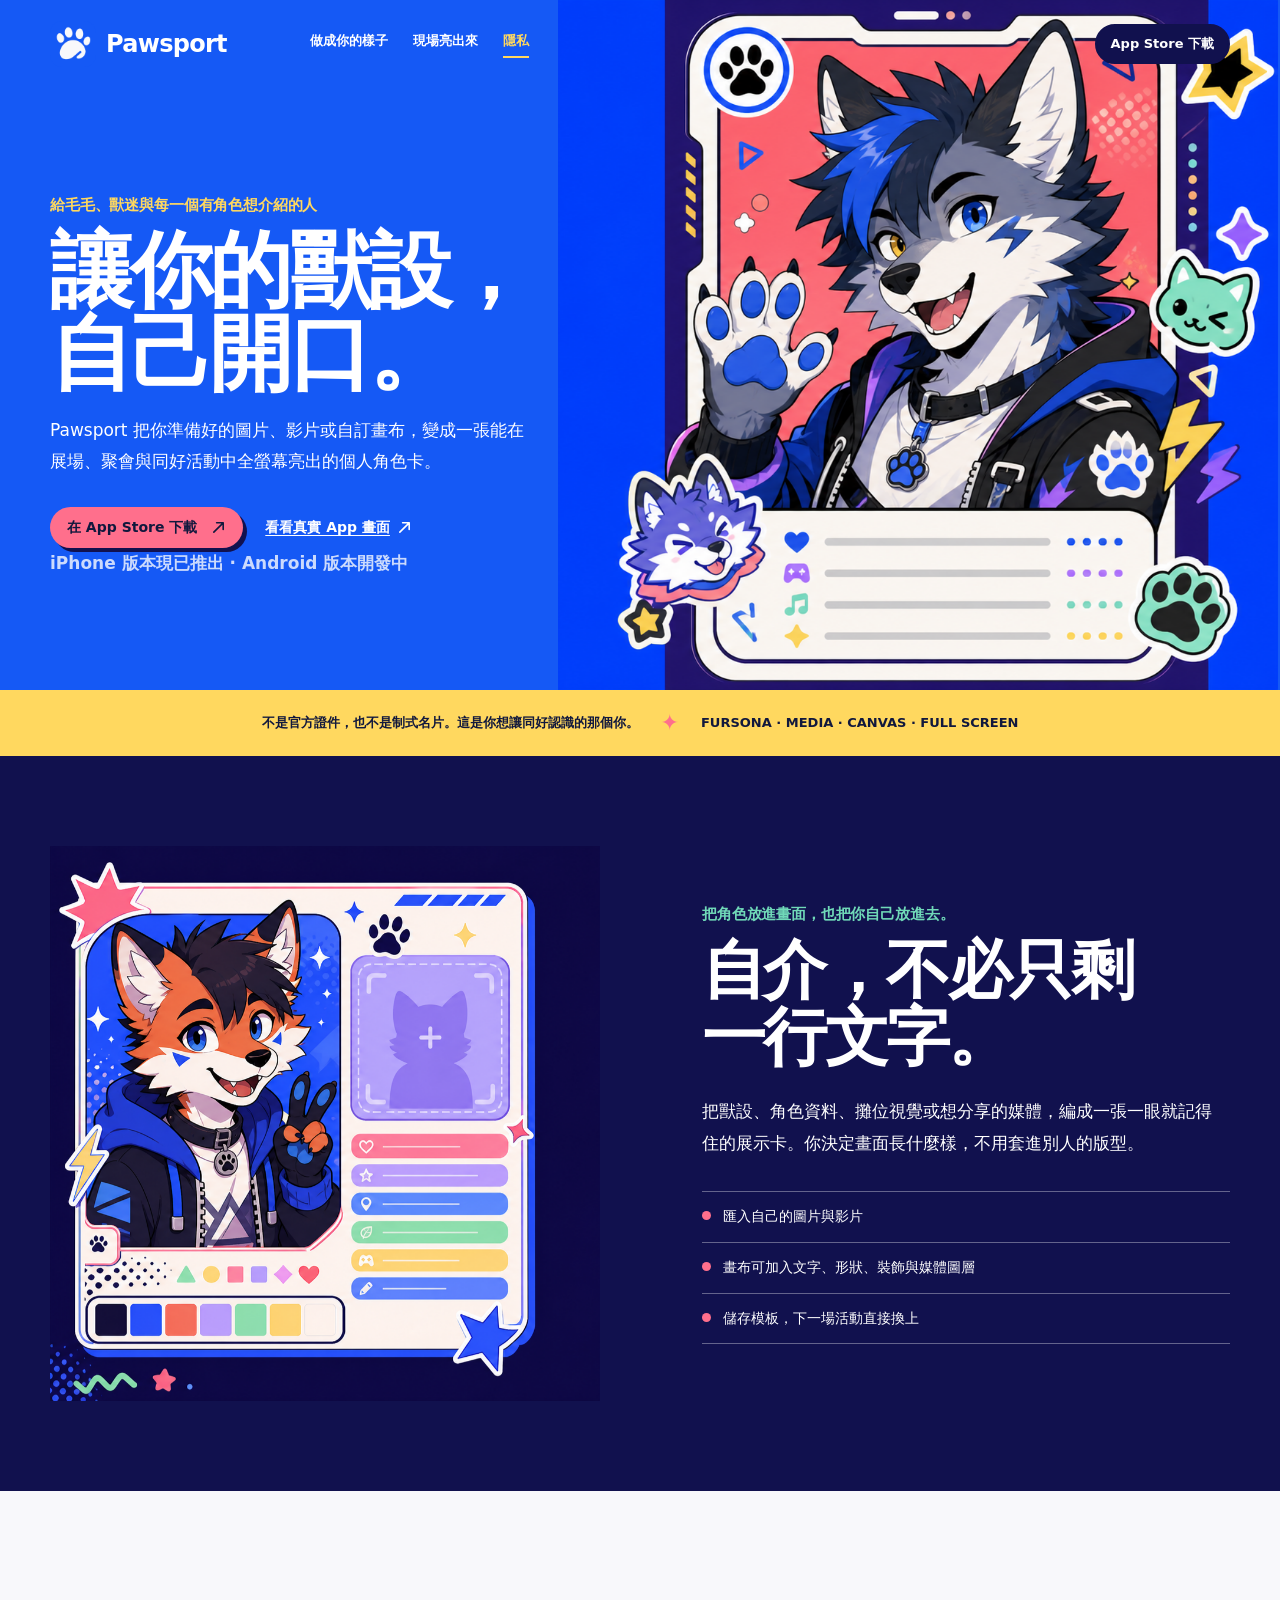
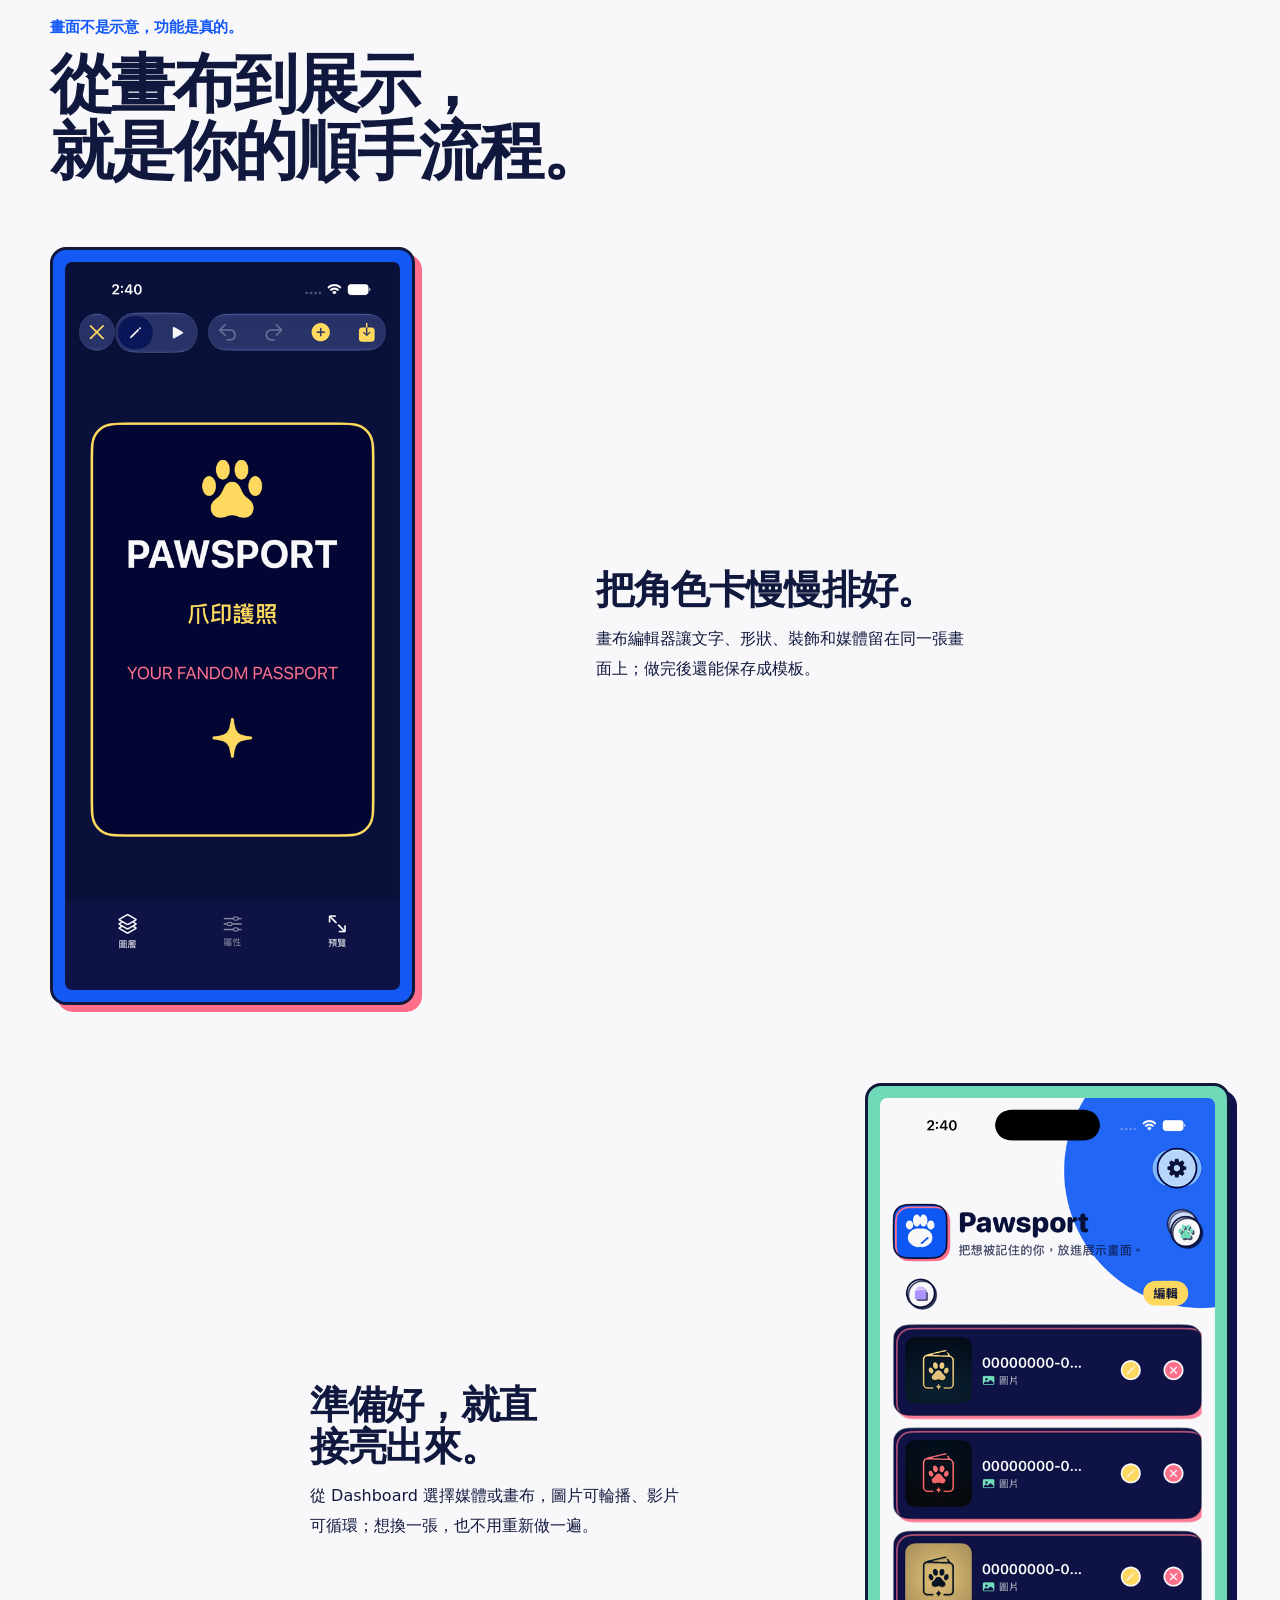
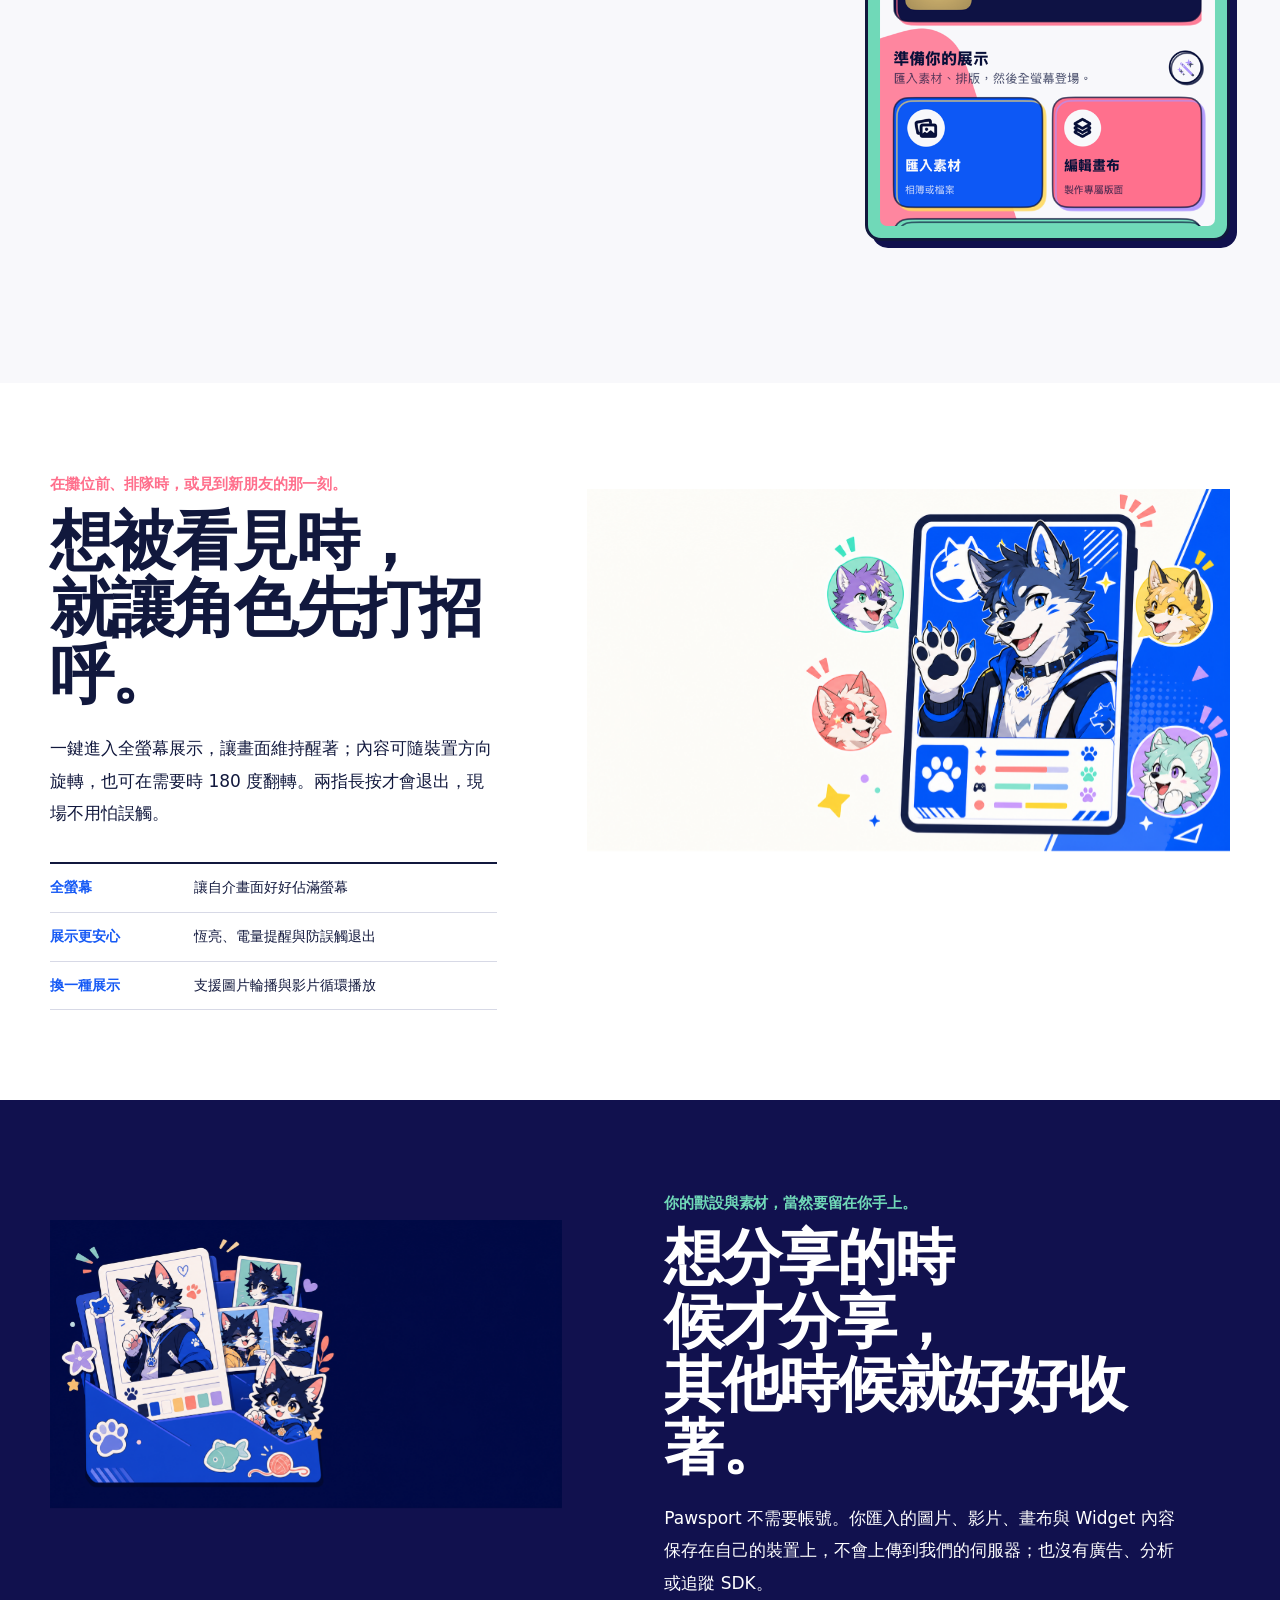
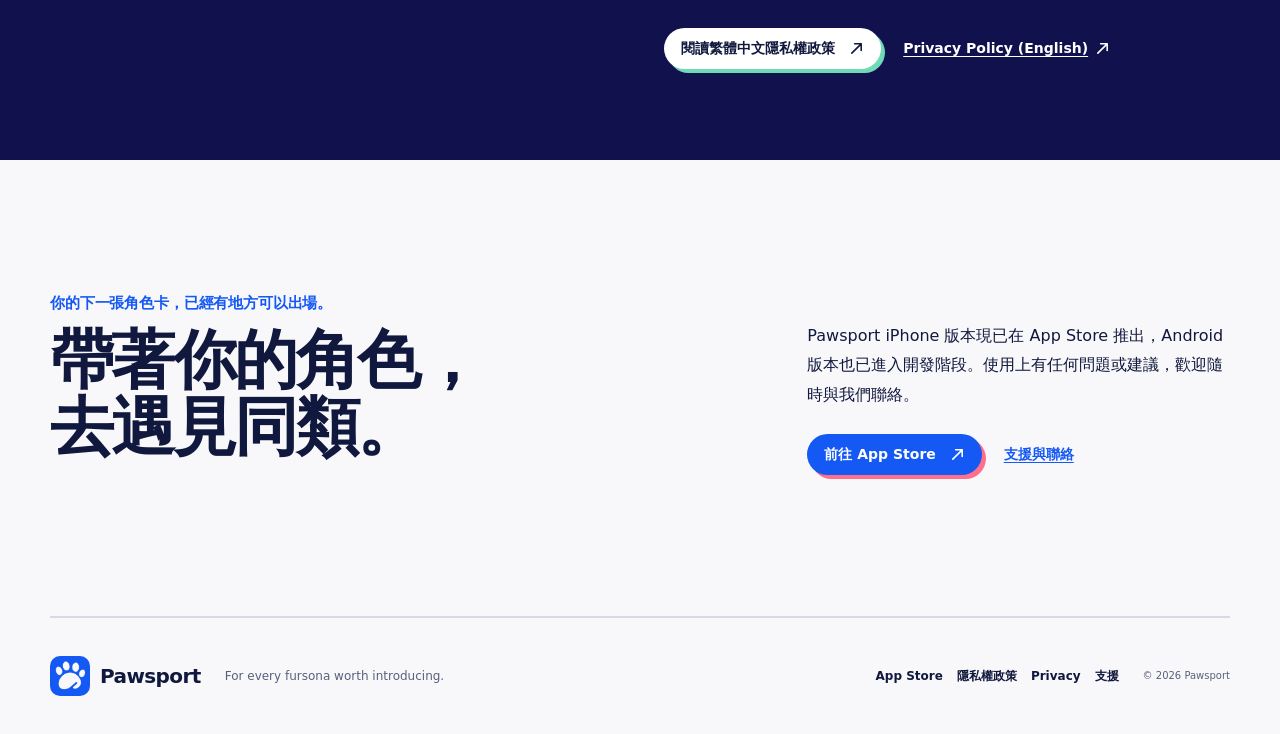
<file: index.html>
<!DOCTYPE html>
<html lang="zh-Hant">
  <head>
    <meta charset="utf-8">
    <meta name="viewport" content="width=device-width, initial-scale=1">
    <meta name="description" content="Pawsport 是為毛毛與獸迷打造的數位展示名牌。把獸設、照片、影片與自訂畫布變成一張全螢幕角色卡。">
    <meta name="theme-color" content="#1559f5">
    <link rel="canonical" href="https://pawsport.init.engineer/">
    <link rel="icon" href="assets/app-icon.png?v=20260714-logo">
    <link rel="manifest" href="site.webmanifest">
    <meta property="og:type" content="website">
    <meta property="og:title" content="Pawsport — 讓你的獸設自己開口">
    <meta property="og:description" content="為毛毛與獸迷打造的數位展示名牌。把想被看見的樣子，亮給對的人看。">
    <meta property="og:url" content="https://pawsport.init.engineer/">
    <meta property="og:image" content="https://pawsport.init.engineer/assets/pawsport-furry-hero.png">
    <title>Pawsport — 讓你的獸設自己開口</title>
    <link rel="stylesheet" href="styles.css?v=20260713-furry">
    <script src="motion.js" defer></script>
  </head>
  <body class="home-page">
    <a class="skip-link" href="#main">跳至主要內容</a>

    <header class="site-header home-header wrap">
      <a class="brand brand-light" href="/" aria-label="Pawsport 首頁">
        <img src="assets/app-icon.png?v=20260714-logo" width="46" height="46" alt="">
        <span>Pawsport</span>
      </a>
      <nav aria-label="主要導覽">
        <a href="#make-it">做成你的樣子</a>
        <a href="#show-it">現場亮出來</a>
        <a href="#privacy">隱私</a>
      </nav>
      <a class="header-cta" href="https://apps.apple.com/tw/app/pawsport/id6788867441">App Store 下載</a>
    </header>

    <main id="main">
      <section class="hero" aria-labelledby="hero-title">
        <div class="hero-layout wrap">
          <div class="hero-copy">
            <p class="hero-fandom">給毛毛、獸迷與每一個有角色想介紹的人</p>
            <h1 id="hero-title">讓你的獸設，<br>自己開口。</h1>
            <p>Pawsport 把你準備好的圖片、影片或自訂畫布，變成一張能在展場、聚會與同好活動中全螢幕亮出的個人角色卡。</p>
            <div class="hero-actions">
              <a class="button button-pink" href="https://apps.apple.com/tw/app/pawsport/id6788867441">在 App Store 下載 <svg class="arrow" viewBox="0 0 16 16" aria-hidden="true"><path d="M3 13 13 3M6 3h7v7"/></svg></a>
              <a class="link-light" href="#real-app">看看真實 App 畫面 <svg class="arrow" viewBox="0 0 16 16" aria-hidden="true"><path d="M3 13 13 3M6 3h7v7"/></svg></a>
            </div>
            <p class="platform-status">iPhone 版本現已推出 · Android 版本開發中</p>
          </div>
          <div class="hero-art">
            <div class="hero-art-parallax" data-tilt>
              <img src="assets/pawsport-furry-hero.png" alt="原創狼獸人角色的 Pawsport 個人展示卡，以鮮明的 2D 動漫風格呈現。">
            </div>
          </div>
        </div>
      </section>

      <section class="intro-strip">
        <div class="wrap"><p>不是官方證件，也不是制式名片。這是你想讓同好認識的那個你。</p><span aria-hidden="true">✦</span><p>FURSONA · MEDIA · CANVAS · FULL SCREEN</p></div>
      </section>

      <section class="make-section" id="make-it" aria-labelledby="make-title">
        <div class="wrap make-layout">
          <div class="make-art motion-art" data-motion="art" data-tilt>
            <img src="assets/pawsport-furry-maker.png" alt="原創狐狸獸人角色的自介卡，由肖像、素材欄位、色票和爪印裝飾組成。">
          </div>
          <div class="section-copy section-copy-light">
            <p class="section-note">把角色放進畫面，也把你自己放進去。</p>
            <h2 id="make-title">自介，不必只剩<br>一行文字。</h2>
            <p>把獸設、角色資料、攤位視覺或想分享的媒體，編成一張一眼就記得住的展示卡。你決定畫面長什麼樣，不用套進別人的版型。</p>
            <ul class="feature-list">
              <li>匯入自己的圖片與影片</li>
              <li>畫布可加入文字、形狀、裝飾與媒體圖層</li>
              <li>儲存模板，下一場活動直接換上</li>
            </ul>
          </div>
        </div>
      </section>

      <section class="real-app wrap" id="real-app" aria-labelledby="real-app-title">
        <div class="section-heading">
          <p class="section-note section-note-blue">畫面不是示意，功能是真的。</p>
          <h2 id="real-app-title">從畫布到展示，<br>就是你的順手流程。</h2>
        </div>
        <div class="app-flow">
          <article class="app-flow-item">
            <div class="app-screen app-screen-canvas motion-screen" data-motion="screen" data-tilt><img src="assets/screenshots/canvas.png" alt="Pawsport 畫布編輯器，可編排角色卡的媒體與裝飾內容。"></div>
            <div class="app-flow-copy"><h3>把角色卡慢慢排好。</h3><p>畫布編輯器讓文字、形狀、裝飾和媒體留在同一張畫面上；做完後還能保存成模板。</p></div>
          </article>
          <article class="app-flow-item app-flow-item-reverse">
            <div class="app-screen app-screen-dashboard motion-screen" data-motion="screen" data-tilt><img src="assets/screenshots/dashboard.png" alt="Pawsport Dashboard，可管理媒體並選擇開始展示。"></div>
            <div class="app-flow-copy"><h3>準備好，就直接亮出來。</h3><p>從 Dashboard 選擇媒體或畫布，圖片可輪播、影片可循環；想換一張，也不用重新做一遍。</p></div>
          </article>
        </div>
      </section>

      <section class="show-section" id="show-it" aria-labelledby="show-title">
        <div class="wrap show-layout">
          <div class="section-copy">
            <p class="section-note section-note-pink">在攤位前、排隊時，或見到新朋友的那一刻。</p>
            <h2 id="show-title">想被看見時，<br>就讓角色先打招呼。</h2>
            <p>一鍵進入全螢幕展示，讓畫面維持醒著；內容可隨裝置方向旋轉，也可在需要時 180 度翻轉。兩指長按才會退出，現場不用怕誤觸。</p>
            <dl class="display-details">
              <div><dt>全螢幕</dt><dd>讓自介畫面好好佔滿螢幕</dd></div>
              <div><dt>展示更安心</dt><dd>恆亮、電量提醒與防誤觸退出</dd></div>
              <div><dt>換一種展示</dt><dd>支援圖片輪播與影片循環播放</dd></div>
            </dl>
          </div>
          <div class="show-art motion-art" data-motion="art" data-tilt><img src="assets/pawsport-furry-display.png" alt="原創狼獸人角色卡在大畫面展示，周圍有其他獸人角色頭像。"></div>
        </div>
      </section>

      <section class="privacy-section" id="privacy" aria-labelledby="privacy-title">
        <div class="wrap privacy-layout">
          <div class="privacy-art motion-art" data-motion="art" data-tilt><img src="assets/pawsport-furry-private.png" alt="原創獸人角色卡、照片和裝飾內容收藏在一個帶爪印的資料夾中。"></div>
          <div class="section-copy section-copy-light">
            <p class="section-note">你的獸設與素材，當然要留在你手上。</p>
            <h2 id="privacy-title">想分享的時候才分享，<br>其他時候就好好收著。</h2>
            <p>Pawsport 不需要帳號。你匯入的圖片、影片、畫布與 Widget 內容保存在自己的裝置上，不會上傳到我們的伺服器；也沒有廣告、分析或追蹤 SDK。</p>
            <div class="privacy-actions">
              <a class="button button-white" href="privacy.html">閱讀繁體中文隱私權政策 <svg class="arrow" viewBox="0 0 16 16" aria-hidden="true"><path d="M3 13 13 3M6 3h7v7"/></svg></a>
              <a class="link-light" href="privacy-en.html">Privacy Policy (English) <svg class="arrow" viewBox="0 0 16 16" aria-hidden="true"><path d="M3 13 13 3M6 3h7v7"/></svg></a>
            </div>
          </div>
        </div>
      </section>

      <section class="closing wrap" aria-labelledby="closing-title">
        <div>
          <p class="section-note section-note-blue">你的下一張角色卡，已經有地方可以出場。</p>
          <h2 id="closing-title">帶著你的角色，<br>去遇見同類。</h2>
        </div>
        <div class="closing-actions">
          <p>Pawsport iPhone 版本現已在 App Store 推出，Android 版本也已進入開發階段。使用上有任何問題或建議，歡迎隨時與我們聯絡。</p>
          <div class="closing-buttons">
            <a class="button button-blue" href="https://apps.apple.com/tw/app/pawsport/id6788867441">前往 App Store <svg class="arrow" viewBox="0 0 16 16" aria-hidden="true"><path d="M3 13 13 3M6 3h7v7"/></svg></a>
            <a class="support-link" href="support.html">支援與聯絡</a>
          </div>
        </div>
      </section>
    </main>

    <footer class="site-footer wrap">
      <a class="brand" href="/" aria-label="Pawsport 首頁"><img src="assets/app-icon.png?v=20260714-logo" width="40" height="40" alt=""><span>Pawsport</span></a>
      <p>For every fursona worth introducing.</p>
      <div class="footer-links"><a href="https://apps.apple.com/tw/app/pawsport/id6788867441">App Store</a><a href="privacy.html">隱私權政策</a><a href="privacy-en.html">Privacy</a><a href="support.html">支援</a></div>
      <small>© 2026 Pawsport</small>
    </footer>
  </body>
</html>
</file>
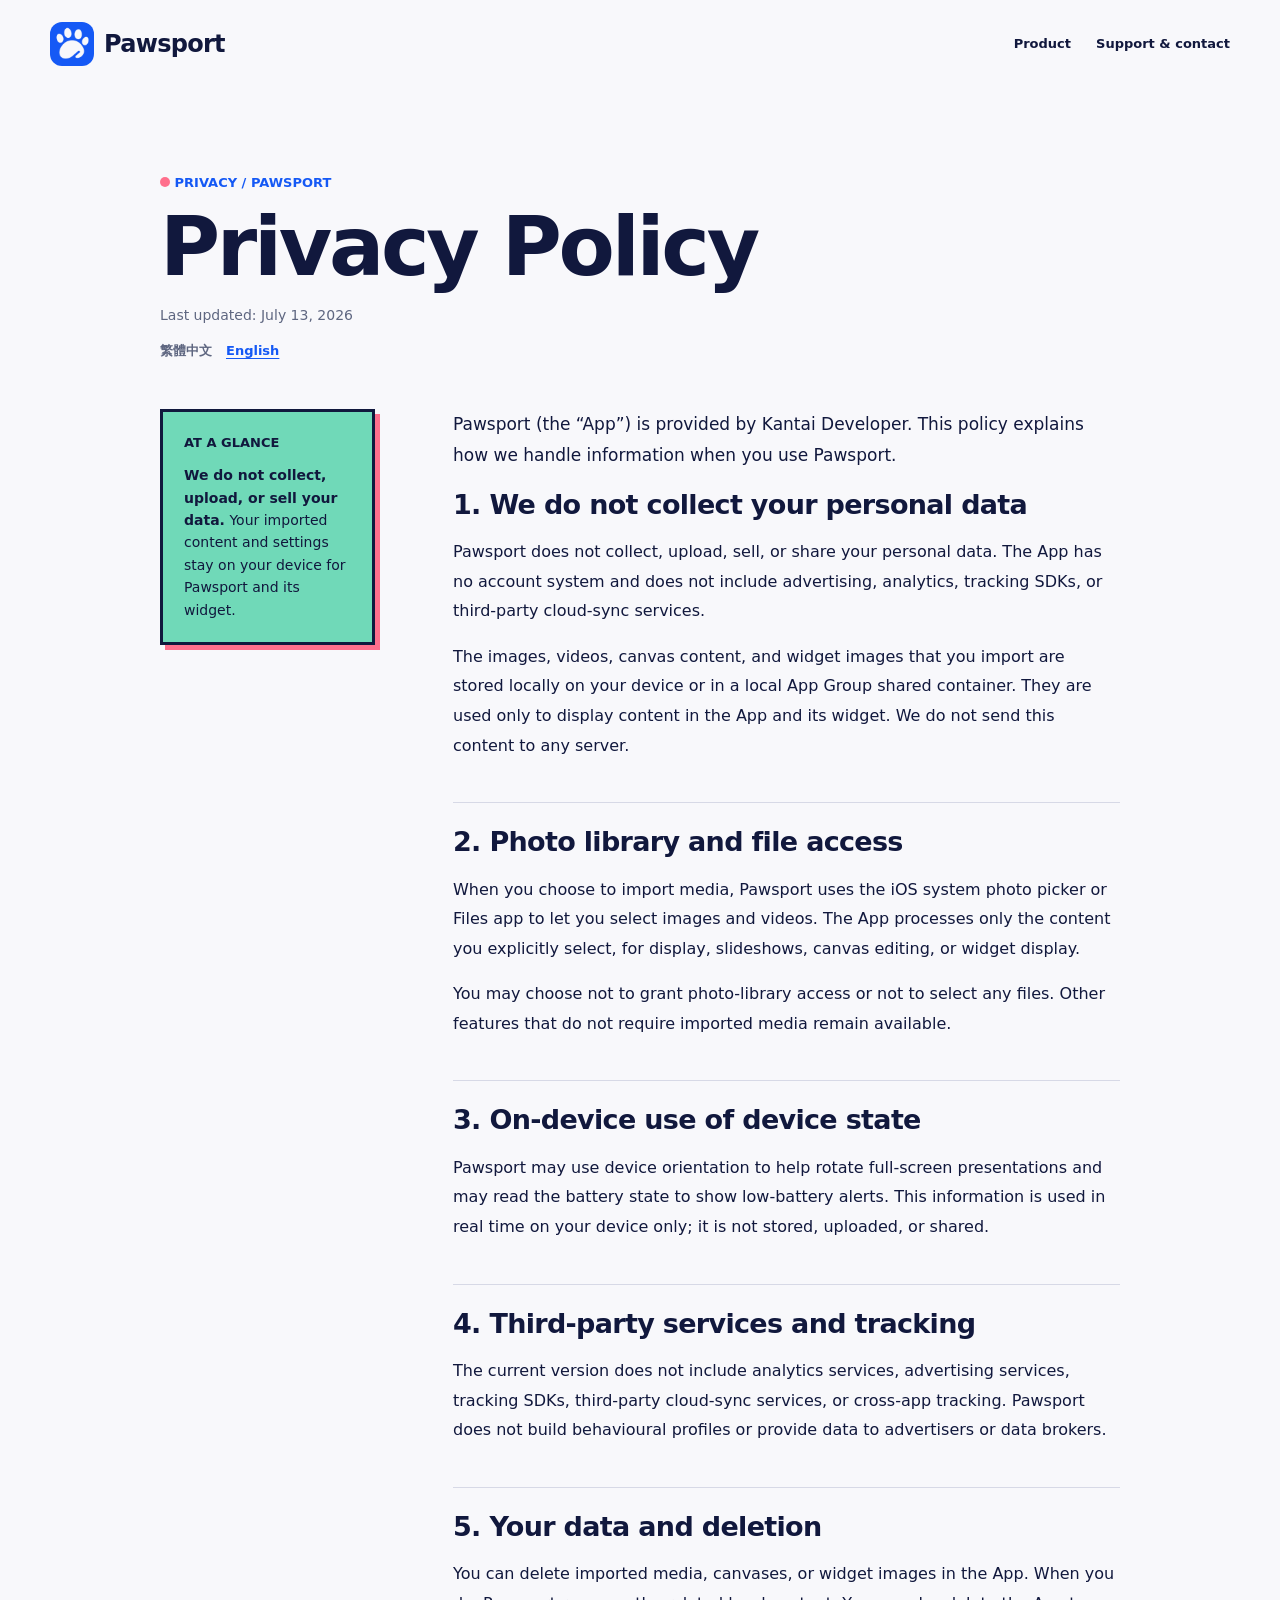
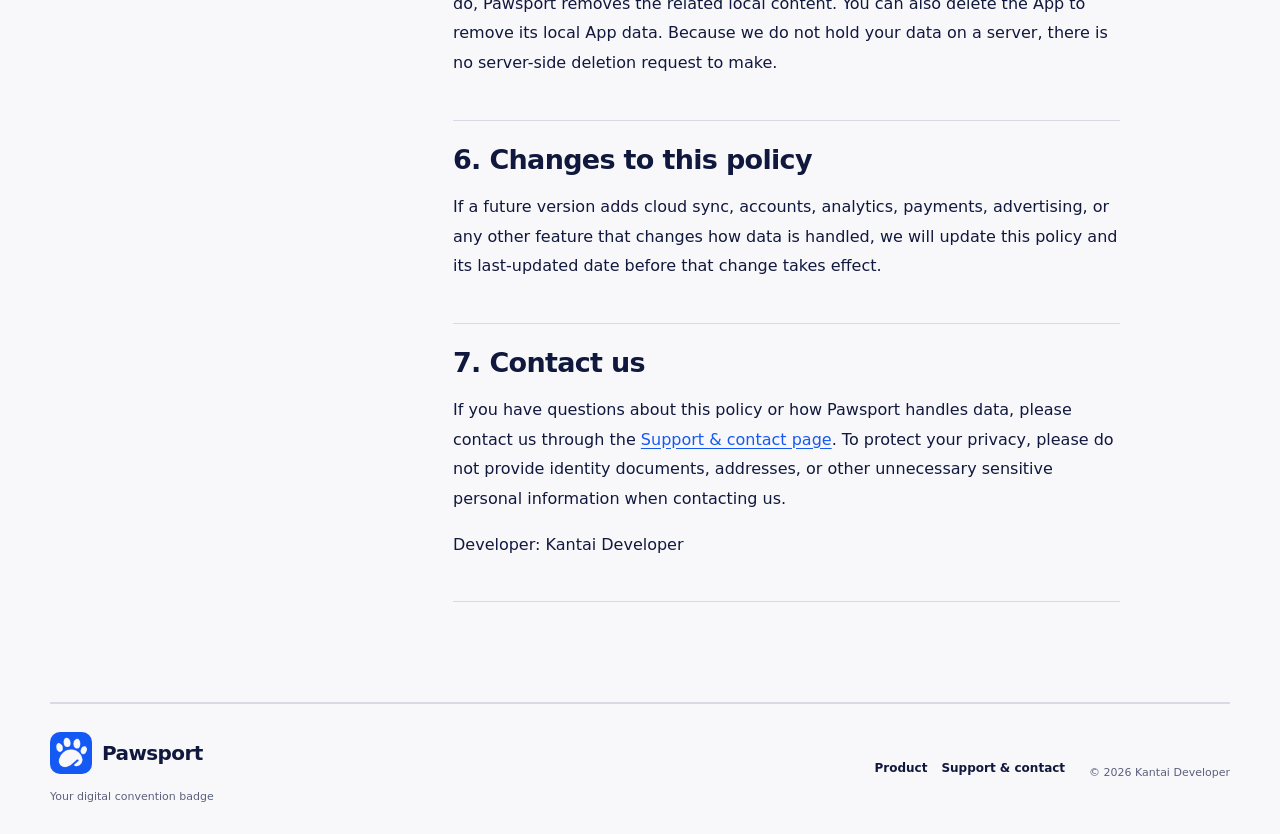
<file: privacy-en.html>
<!DOCTYPE html>
<html lang="en">
  <head>
    <meta charset="utf-8">
    <meta name="viewport" content="width=device-width, initial-scale=1">
    <meta name="theme-color" content="#1559f5">
    <meta name="description" content="Pawsport Privacy Policy: your content stays on your device. The app does not collect or upload personal data.">
    <meta property="og:title" content="Privacy Policy | Pawsport">
    <meta property="og:description" content="Pawsport does not collect or upload personal data. Your content stays on your device.">
    <meta property="og:locale" content="en_US">
    <link rel="canonical" href="https://pawsport.init.engineer/privacy-en.html">
    <link rel="alternate" hreflang="zh-Hant" href="https://pawsport.init.engineer/privacy.html">
    <link rel="alternate" hreflang="en" href="https://pawsport.init.engineer/privacy-en.html">
    <link rel="alternate" hreflang="x-default" href="https://pawsport.init.engineer/privacy.html">
    <link rel="icon" href="assets/app-icon.png?v=20260714-logo" type="image/png">
    <link rel="apple-touch-icon" href="assets/app-icon.png?v=20260714-logo">
    <link rel="stylesheet" href="styles.css?v=20260713-furry">
    <title>Privacy Policy | Pawsport</title>
  </head>
  <body class="document-page">
    <a class="skip-link" href="#main">Skip to main content</a>

    <header class="site-header">
      <a class="brand" href="./" aria-label="Pawsport home">
        <img src="assets/app-icon.png?v=20260714-logo" alt="">
        <span>Pawsport</span>
      </a>
      <nav aria-label="Primary navigation">
        <a href="./">Product</a>
        <a href="support.html">Support &amp; contact</a>
      </nav>
    </header>

    <main id="main" class="policy-layout">
      <header class="policy-hero">
        <p class="eyebrow"><span></span> PRIVACY / PAWSPORT</p>
        <h1>Privacy Policy</h1>
        <p>Last updated: July 13, 2026</p>
        <nav class="language-switch" aria-label="Choose privacy policy language">
          <a href="privacy.html" lang="zh-Hant">繁體中文</a>
          <a class="is-current" href="privacy-en.html" lang="en" aria-current="page">English</a>
        </nav>
      </header>

      <aside class="policy-summary" aria-label="Policy summary">
        <p class="section-kicker">AT A GLANCE</p>
        <p><strong>We do not collect, upload, or sell your data.</strong> Your imported content and settings stay on your device for Pawsport and its widget.</p>
      </aside>

      <article class="policy-content">
        <p class="policy-lead">Pawsport (the “App”) is provided by Kantai Developer. This policy explains how we handle information when you use Pawsport.</p>

        <section>
          <h2>1. We do not collect your personal data</h2>
          <p>Pawsport does not collect, upload, sell, or share your personal data. The App has no account system and does not include advertising, analytics, tracking SDKs, or third-party cloud-sync services.</p>
          <p>The images, videos, canvas content, and widget images that you import are stored locally on your device or in a local App Group shared container. They are used only to display content in the App and its widget. We do not send this content to any server.</p>
        </section>

        <section>
          <h2>2. Photo library and file access</h2>
          <p>When you choose to import media, Pawsport uses the iOS system photo picker or Files app to let you select images and videos. The App processes only the content you explicitly select, for display, slideshows, canvas editing, or widget display.</p>
          <p>You may choose not to grant photo-library access or not to select any files. Other features that do not require imported media remain available.</p>
        </section>

        <section>
          <h2>3. On-device use of device state</h2>
          <p>Pawsport may use device orientation to help rotate full-screen presentations and may read the battery state to show low-battery alerts. This information is used in real time on your device only; it is not stored, uploaded, or shared.</p>
        </section>

        <section>
          <h2>4. Third-party services and tracking</h2>
          <p>The current version does not include analytics services, advertising services, tracking SDKs, third-party cloud-sync services, or cross-app tracking. Pawsport does not build behavioural profiles or provide data to advertisers or data brokers.</p>
        </section>

        <section>
          <h2>5. Your data and deletion</h2>
          <p>You can delete imported media, canvases, or widget images in the App. When you do, Pawsport removes the related local content. You can also delete the App to remove its local App data. Because we do not hold your data on a server, there is no server-side deletion request to make.</p>
        </section>

        <section>
          <h2>6. Changes to this policy</h2>
          <p>If a future version adds cloud sync, accounts, analytics, payments, advertising, or any other feature that changes how data is handled, we will update this policy and its last-updated date before that change takes effect.</p>
        </section>

        <section>
          <h2>7. Contact us</h2>
          <p>If you have questions about this policy or how Pawsport handles data, please contact us through the <a href="support.html">Support &amp; contact page</a>. To protect your privacy, please do not provide identity documents, addresses, or other unnecessary sensitive personal information when contacting us.</p>
          <p>Developer: Kantai Developer</p>
        </section>
      </article>
    </main>

    <footer class="site-footer">
      <div>
        <a class="brand" href="./" aria-label="Pawsport home">
          <img src="assets/app-icon.png?v=20260714-logo" alt="">
          <span>Pawsport</span>
        </a>
        <p>Your digital convention badge</p>
      </div>
      <div class="footer-links">
        <a href="./">Product</a>
        <a href="support.html">Support &amp; contact</a>
      </div>
      <p class="copyright">© 2026 Kantai Developer</p>
    </footer>
  </body>
</html>
</file>
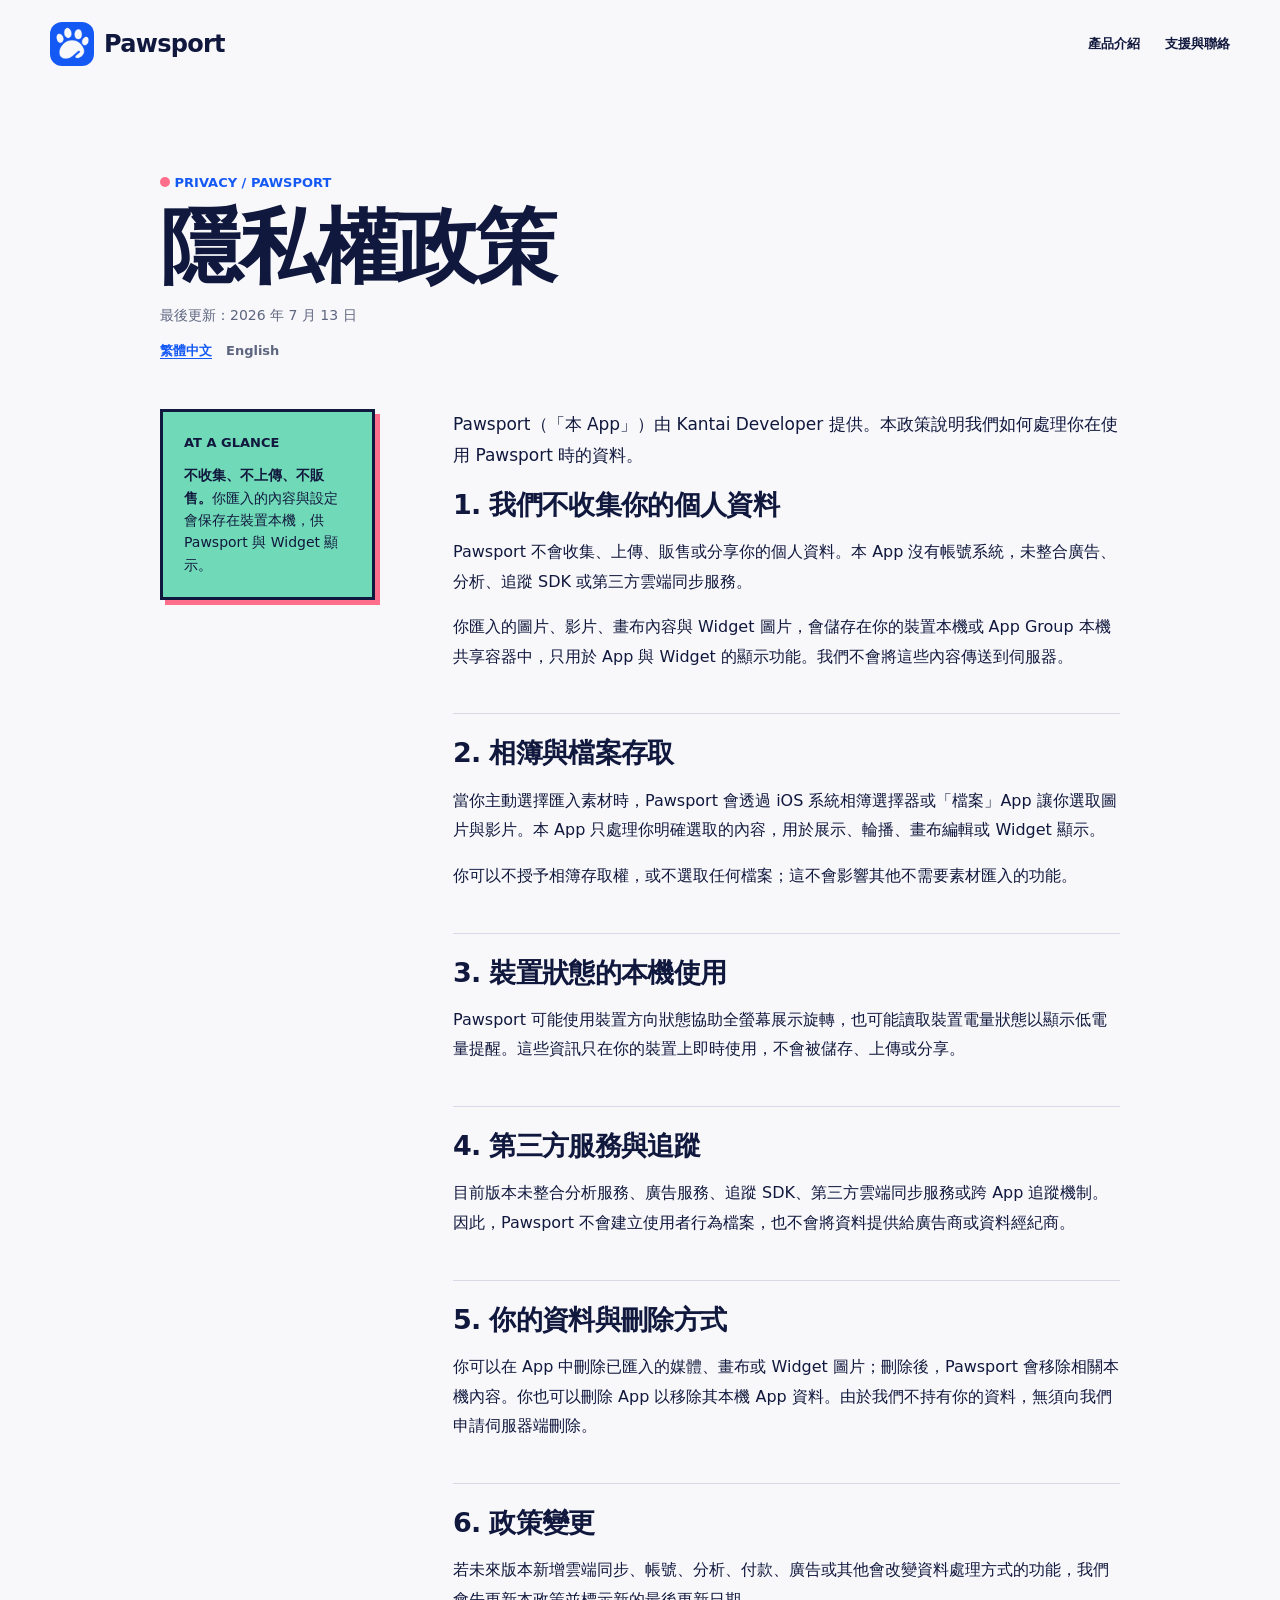
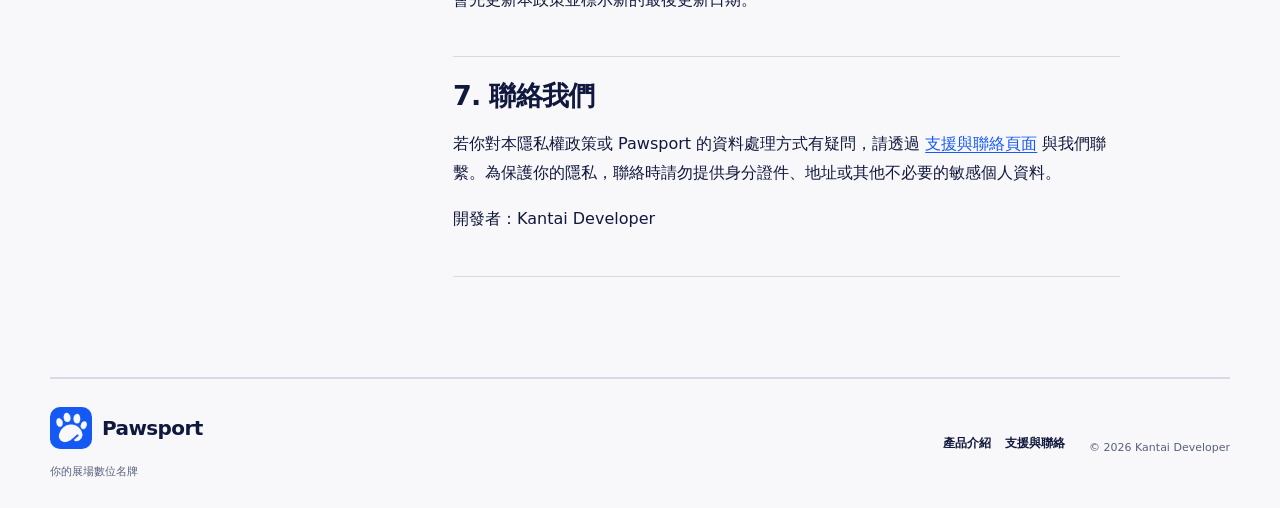
<file: privacy.html>
<!DOCTYPE html>
<html lang="zh-Hant">
  <head>
    <meta charset="utf-8">
    <meta name="viewport" content="width=device-width, initial-scale=1">
    <meta name="theme-color" content="#1559f5">
    <meta name="description" content="Pawsport 隱私權政策：你的內容留在裝置本機，App 不收集或上傳個人資料。">
    <meta property="og:title" content="隱私權政策｜Pawsport">
    <meta property="og:description" content="Pawsport 不收集或上傳個人資料；你的內容留在裝置本機。">
    <meta property="og:locale" content="zh_TW">
    <link rel="canonical" href="https://pawsport.init.engineer/privacy.html">
    <link rel="alternate" hreflang="zh-Hant" href="https://pawsport.init.engineer/privacy.html">
    <link rel="alternate" hreflang="en" href="https://pawsport.init.engineer/privacy-en.html">
    <link rel="alternate" hreflang="x-default" href="https://pawsport.init.engineer/privacy.html">
    <link rel="icon" href="assets/app-icon.png?v=20260714-logo" type="image/png">
    <link rel="apple-touch-icon" href="assets/app-icon.png?v=20260714-logo">
    <link rel="stylesheet" href="styles.css?v=20260713-furry">
    <title>隱私權政策｜Pawsport</title>
  </head>
  <body class="document-page">
    <a class="skip-link" href="#main">跳至主要內容</a>

    <header class="site-header">
      <a class="brand" href="./" aria-label="Pawsport 首頁">
        <img src="assets/app-icon.png?v=20260714-logo" alt="">
        <span>Pawsport</span>
      </a>
      <nav aria-label="主要導覽">
        <a href="./">產品介紹</a>
        <a href="support.html">支援與聯絡</a>
      </nav>
    </header>

    <main id="main" class="policy-layout">
      <header class="policy-hero">
        <p class="eyebrow"><span></span> PRIVACY / PAWSPORT</p>
        <h1>隱私權政策</h1>
        <p>最後更新：2026 年 7 月 13 日</p>
        <nav class="language-switch" aria-label="選擇隱私權政策語言">
          <a class="is-current" href="privacy.html" lang="zh-Hant" aria-current="page">繁體中文</a>
          <a href="privacy-en.html" lang="en">English</a>
        </nav>
      </header>

      <aside class="policy-summary" aria-label="政策摘要">
        <p class="section-kicker">AT A GLANCE</p>
        <p><strong>不收集、不上傳、不販售。</strong>你匯入的內容與設定會保存在裝置本機，供 Pawsport 與 Widget 顯示。</p>
      </aside>

      <article class="policy-content">
        <p class="policy-lead">Pawsport（「本 App」）由 Kantai Developer 提供。本政策說明我們如何處理你在使用 Pawsport 時的資料。</p>

        <section>
          <h2>1. 我們不收集你的個人資料</h2>
          <p>Pawsport 不會收集、上傳、販售或分享你的個人資料。本 App 沒有帳號系統，未整合廣告、分析、追蹤 SDK 或第三方雲端同步服務。</p>
          <p>你匯入的圖片、影片、畫布內容與 Widget 圖片，會儲存在你的裝置本機或 App Group 本機共享容器中，只用於 App 與 Widget 的顯示功能。我們不會將這些內容傳送到伺服器。</p>
        </section>

        <section>
          <h2>2. 相簿與檔案存取</h2>
          <p>當你主動選擇匯入素材時，Pawsport 會透過 iOS 系統相簿選擇器或「檔案」App 讓你選取圖片與影片。本 App 只處理你明確選取的內容，用於展示、輪播、畫布編輯或 Widget 顯示。</p>
          <p>你可以不授予相簿存取權，或不選取任何檔案；這不會影響其他不需要素材匯入的功能。</p>
        </section>

        <section>
          <h2>3. 裝置狀態的本機使用</h2>
          <p>Pawsport 可能使用裝置方向狀態協助全螢幕展示旋轉，也可能讀取裝置電量狀態以顯示低電量提醒。這些資訊只在你的裝置上即時使用，不會被儲存、上傳或分享。</p>
        </section>

        <section>
          <h2>4. 第三方服務與追蹤</h2>
          <p>目前版本未整合分析服務、廣告服務、追蹤 SDK、第三方雲端同步服務或跨 App 追蹤機制。因此，Pawsport 不會建立使用者行為檔案，也不會將資料提供給廣告商或資料經紀商。</p>
        </section>

        <section>
          <h2>5. 你的資料與刪除方式</h2>
          <p>你可以在 App 中刪除已匯入的媒體、畫布或 Widget 圖片；刪除後，Pawsport 會移除相關本機內容。你也可以刪除 App 以移除其本機 App 資料。由於我們不持有你的資料，無須向我們申請伺服器端刪除。</p>
        </section>

        <section>
          <h2>6. 政策變更</h2>
          <p>若未來版本新增雲端同步、帳號、分析、付款、廣告或其他會改變資料處理方式的功能，我們會先更新本政策並標示新的最後更新日期。</p>
        </section>

        <section>
          <h2>7. 聯絡我們</h2>
          <p>若你對本隱私權政策或 Pawsport 的資料處理方式有疑問，請透過 <a href="support.html">支援與聯絡頁面</a> 與我們聯繫。為保護你的隱私，聯絡時請勿提供身分證件、地址或其他不必要的敏感個人資料。</p>
          <p>開發者：Kantai Developer</p>
        </section>
      </article>
    </main>

    <footer class="site-footer">
      <div>
        <a class="brand" href="./" aria-label="Pawsport 首頁">
          <img src="assets/app-icon.png?v=20260714-logo" alt="">
          <span>Pawsport</span>
        </a>
        <p>你的展場數位名牌</p>
      </div>
      <div class="footer-links">
        <a href="./">產品介紹</a>
        <a href="support.html">支援與聯絡</a>
      </div>
      <p class="copyright">© 2026 Kantai Developer</p>
    </footer>
  </body>
</html>
</file>
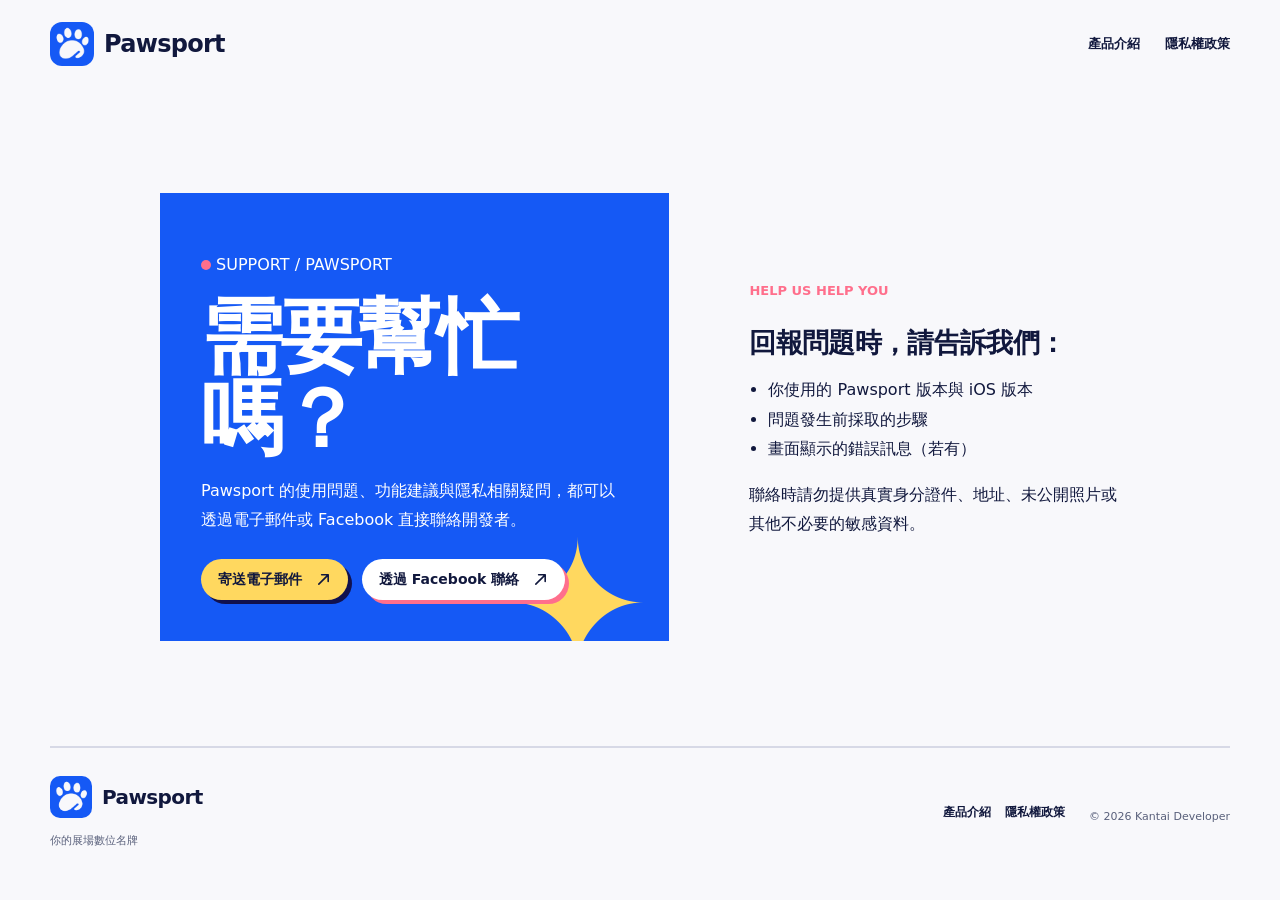
<file: support.html>
<!DOCTYPE html>
<html lang="zh-Hant">
  <head>
    <meta charset="utf-8">
    <meta name="viewport" content="width=device-width, initial-scale=1">
    <meta name="theme-color" content="#1559f5">
    <meta name="description" content="Pawsport 支援與聯絡方式。">
    <link rel="canonical" href="https://pawsport.init.engineer/support.html">
    <link rel="icon" href="assets/app-icon.png?v=20260714-logo" type="image/png">
    <link rel="apple-touch-icon" href="assets/app-icon.png?v=20260714-logo">
    <link rel="stylesheet" href="styles.css?v=20260713-furry">
    <title>支援與聯絡｜Pawsport</title>
  </head>
  <body class="document-page">
    <a class="skip-link" href="#main">跳至主要內容</a>

    <header class="site-header">
      <a class="brand" href="./" aria-label="Pawsport 首頁">
        <img src="assets/app-icon.png?v=20260714-logo" alt="">
        <span>Pawsport</span>
      </a>
      <nav aria-label="主要導覽">
        <a href="./">產品介紹</a>
        <a href="privacy.html">隱私權政策</a>
      </nav>
    </header>

    <main id="main" class="support-main">
      <section class="support-card" aria-labelledby="support-title">
        <p class="eyebrow"><span></span> SUPPORT / PAWSPORT</p>
        <h1 id="support-title">需要幫忙嗎？</h1>
        <p>Pawsport 的使用問題、功能建議與隱私相關疑問，都可以透過電子郵件或 Facebook 直接聯絡開發者。</p>
        <div class="support-actions">
          <a class="button button-primary" href="mailto:kantai.developer@gmail.com">寄送電子郵件 <svg class="arrow" viewBox="0 0 16 16" aria-hidden="true"><path d="M3 13 13 3M6 3h7v7"/></svg></a>
          <a class="button button-secondary" href="https://www.facebook.com/kantai.zeng" rel="noreferrer">透過 Facebook 聯絡 <svg class="arrow" viewBox="0 0 16 16" aria-hidden="true"><path d="M3 13 13 3M6 3h7v7"/></svg></a>
        </div>
      </section>

      <section class="support-guidance" aria-labelledby="guidance-title">
        <p class="section-kicker">HELP US HELP YOU</p>
        <h2 id="guidance-title">回報問題時，請告訴我們：</h2>
        <ul>
          <li>你使用的 Pawsport 版本與 iOS 版本</li>
          <li>問題發生前採取的步驟</li>
          <li>畫面顯示的錯誤訊息（若有）</li>
        </ul>
        <p>聯絡時請勿提供真實身分證件、地址、未公開照片或其他不必要的敏感資料。</p>
      </section>
    </main>

    <footer class="site-footer">
      <div>
        <a class="brand" href="./" aria-label="Pawsport 首頁">
          <img src="assets/app-icon.png?v=20260714-logo" alt="">
          <span>Pawsport</span>
        </a>
        <p>你的展場數位名牌</p>
      </div>
      <div class="footer-links">
        <a href="./">產品介紹</a>
        <a href="privacy.html">隱私權政策</a>
      </div>
      <p class="copyright">© 2026 Kantai Developer</p>
    </footer>
  </body>
</html>
</file>
<file: styles.css>
:root {
  --blue: #1559f5;
  --indigo: #11114e;
  --ink: #11183d;
  --pink: #ff6f8c;
  --lemon: #ffd85f;
  --mint: #70d9b8;
  --lilac: #ac93ff;
  --white: #ffffff;
  --offwhite: #f8f8fb;
  --line: #d7d9e6;
  --round: ui-rounded, "SF Pro Rounded", "Avenir Next Rounded", "PingFang TC", system-ui, sans-serif;
  --sans: "Avenir Next", "PingFang TC", system-ui, sans-serif;
  --ease-out-quart: cubic-bezier(.25, 1, .5, 1);
  --ease-out-expo: cubic-bezier(.16, 1, .3, 1);
  --z-progress: 10;
}

* { box-sizing: border-box; }
html { scroll-behavior: smooth; }
body { margin: 0; background: var(--offwhite); color: var(--ink); font-family: var(--sans); font-size: 16px; line-height: 1.6; }
img { display: block; max-width: 100%; }
a { color: inherit; text-underline-offset: 3px; }
a:focus-visible { outline: 3px solid var(--lemon); outline-offset: 4px; }
.wrap { width: min(1180px, calc(100% - 48px)); margin-inline: auto; }
.skip-link { position: fixed; z-index: 20; top: -60px; left: 20px; padding: 9px 14px; background: var(--lemon); color: var(--ink); font-weight: 800; }
.skip-link:focus { top: 20px; }
.home-page { --scroll-progress: 0; }
.home-page::before { content: ""; position: fixed; z-index: var(--z-progress); top: 0; right: 0; left: 0; height: 4px; background: var(--pink); pointer-events: none; transform: scaleX(var(--scroll-progress)); transform-origin: left; transition: transform 90ms linear; }

.site-header { display: flex; align-items: center; gap: 28px; min-height: 88px; }
.home-header { position: relative; z-index: 3; margin-bottom: -88px; }
.home-header .header-cta { margin-left: auto; border-color: var(--indigo); background: var(--indigo); }
.brand { display: inline-flex; align-items: center; gap: 10px; color: var(--ink); font: 800 24px/1 var(--round); letter-spacing: -.03em; text-decoration: none; }
.brand img { border-radius: 12px; transition: transform 240ms var(--ease-out-quart); }
.brand:hover img { transform: rotate(-7deg) scale(1.06); }
.brand-light { color: var(--white); }
.site-header nav { display: flex; gap: 25px; margin-left: auto; font-size: 13px; font-weight: 800; }
.home-header nav { position: absolute; top: 31px; left: 260px; margin-left: 0; color: var(--white); }
.site-header nav a { position: relative; text-decoration: none; }
.site-header nav a::after { content: ""; position: absolute; right: 0; bottom: -6px; left: 0; height: 2px; background: currentColor; transform: scaleX(0); transform-origin: right; transition: transform 240ms var(--ease-out-quart); }
.site-header nav a:hover::after, .site-header nav a:focus-visible::after, .site-header nav a.is-current::after { transform: scaleX(1); transform-origin: left; }
.site-header nav a.is-current { color: var(--lemon); }
.footer-links a:hover { text-decoration: underline; }
.header-cta { padding: 8px 14px; border: 2px solid currentColor; border-radius: 999px; color: var(--white); font-size: 13px; font-weight: 800; text-decoration: none; transition: transform 180ms var(--ease-out-quart), background 180ms var(--ease-out-quart), color 180ms var(--ease-out-quart); }
.header-cta:hover { transform: translateY(-2px); }
.header-cta:hover { background: var(--white); color: var(--blue); }

.hero { min-height: 690px; overflow: hidden; background: var(--blue); color: var(--white); }
.hero-layout { position: relative; min-height: 690px; display: flex; align-items: center; }
.hero-copy { position: relative; z-index: 2; width: min(52%, 565px); padding-top: 83px; }
.hero-copy > * { animation: hero-copy-in 680ms var(--ease-out-expo); }
.hero-copy .hero-fandom { animation-delay: 40ms; }
.hero-copy h1 { animation-delay: 110ms; }
.hero-copy > p:not(.hero-fandom) { animation-delay: 190ms; }
.hero-copy .hero-actions { animation-delay: 270ms; }
.hero-fandom, .section-note { margin: 0; font: 800 15px/1.5 var(--round); letter-spacing: -.01em; }
.hero-fandom { color: var(--lemon); }
.hero h1, h2, h3 { font-family: var(--round); text-wrap: balance; }
.hero h1 { max-width: 620px; margin: 14px 0 20px; font-size: clamp(54px, 6.5vw, 92px); font-weight: 900; letter-spacing: -.04em; line-height: .99; }
.hero-copy > p:not(.hero-fandom) { max-width: 480px; margin: 0; font-size: 17px; line-height: 1.85; }
.hero-actions, .privacy-actions { display: flex; align-items: center; gap: 22px; flex-wrap: wrap; margin-top: 29px; }
.hero-copy .platform-status { margin-top: 19px; color: rgba(255, 255, 255, .78); font: 700 13px/1.5 var(--round); }
.button { --spark-color: var(--lemon); position: relative; display: inline-flex; align-items: center; gap: 14px; padding: 12px 17px; border-radius: 999px; font: 800 14px/1.2 var(--round); text-decoration: none; transition: transform 180ms var(--ease-out-quart), background 180ms var(--ease-out-quart), box-shadow 180ms var(--ease-out-quart); }
.button:hover { transform: translateY(-3px) scale(1.02); }
.button:active { transform: translateY(1px) scale(.98); }
.button::after { content: "✦"; position: absolute; top: -11px; right: 10px; color: var(--spark-color); font: 22px/1 var(--round); opacity: 0; pointer-events: none; }
.button-white { --spark-color: var(--pink); }
.button-blue { --spark-color: var(--lemon); }
.button.has-spark::after { animation: button-spark 430ms var(--ease-out-expo); }
.button-pink { background: var(--pink); color: var(--ink); box-shadow: 4px 4px 0 var(--indigo); }
.button-white { background: var(--white); color: var(--ink); box-shadow: 4px 4px 0 var(--mint); }
.button-blue { background: var(--blue); color: var(--white); box-shadow: 4px 4px 0 var(--pink); }
.arrow { width: 15px; height: 15px; overflow: visible; fill: none; stroke: currentColor; stroke-linecap: round; stroke-linejoin: round; stroke-width: 1.7; }
.link-light { display: inline-flex; align-items: center; gap: 7px; color: var(--white); font-size: 14px; font-weight: 800; }
.link-light .arrow { transition: transform 180ms var(--ease-out-quart); }
.link-light:hover .arrow { transform: translate(3px, -3px); }
.hero-art { position: absolute; right: -48px; top: 0; width: 61%; height: 100%; overflow: hidden; animation: hero-art-reveal 820ms var(--ease-out-expo); }
.hero-art-parallax { --tilt-x: 0deg; --tilt-y: 0deg; width: 100%; height: 100%; transform: perspective(1200px) rotateX(var(--tilt-x)) rotateY(var(--tilt-y)); transform-style: preserve-3d; transition: transform 180ms var(--ease-out-quart); }
.hero-art-parallax img { width: 100%; height: 100%; object-fit: cover; object-position: right center; animation: hero-art-drift 7s 950ms ease-in-out infinite alternate; }

.intro-strip { background: var(--lemon); color: var(--ink); }
.intro-strip > div { display: flex; align-items: center; justify-content: center; gap: 22px; min-height: 66px; font: 800 13px/1.35 var(--round); text-align: center; }
.intro-strip p { margin: 0; }
.intro-strip span { color: var(--pink); font-size: 22px; animation: sparkle 1.8s ease-in-out infinite; }

.make-section { overflow: hidden; background: var(--indigo); color: var(--white); }
.make-layout { display: grid; grid-template-columns: minmax(0, 1.02fr) minmax(350px, .98fr); gap: clamp(36px, 8vw, 130px); align-items: center; min-height: 735px; padding: 90px 0; }
.make-art { align-self: stretch; min-height: 500px; }
.make-art img { width: 100%; height: 100%; object-fit: cover; object-position: left center; }
.section-copy h2, .section-heading h2, .closing h2 { margin: 12px 0 23px; font-size: clamp(42px, 5vw, 70px); font-weight: 900; letter-spacing: -.04em; line-height: 1.05; }
.section-copy > p:not(.section-note) { max-width: 520px; margin: 0; font-size: 17px; line-height: 1.9; }
.section-copy-light { color: var(--white); }
.section-copy-light .section-note { color: var(--mint); }
.feature-list { display: grid; gap: 0; margin: 32px 0 0; padding: 0; list-style: none; border-top: 1px solid rgba(255, 255, 255, .35); }
.feature-list li { padding: 14px 0 14px 21px; border-bottom: 1px solid rgba(255, 255, 255, .35); font-size: 14px; line-height: 1.55; transition: transform 180ms var(--ease-out-quart), color 180ms var(--ease-out-quart); }
.feature-list li::before { content: ""; display: inline-block; width: 9px; height: 9px; margin: 0 12px 1px -21px; border-radius: 50%; background: var(--pink); transition: transform 180ms var(--ease-out-quart), background 180ms var(--ease-out-quart); }

.real-app { padding: 125px 0 142px; }
.section-heading { max-width: 760px; }
.section-note-blue { color: var(--blue); }
.section-heading h2 { margin-top: 12px; }
.app-flow { display: grid; gap: 78px; margin-top: 62px; }
.app-flow-item { display: grid; grid-template-columns: minmax(270px, .83fr) minmax(300px, .7fr); gap: clamp(38px, 8vw, 130px); align-items: center; max-width: 920px; }
.app-flow-item-reverse { grid-template-columns: minmax(300px, .7fr) minmax(270px, .83fr); margin-left: auto; }
.app-flow-item-reverse .app-screen { order: 2; }
.app-flow-item-reverse .app-flow-copy { order: 1; }
.app-screen { position: relative; overflow: hidden; width: min(100%, 365px); justify-self: start; padding: 12px; border: 3px solid var(--ink); border-radius: 16px; background: var(--blue); box-shadow: 7px 7px 0 var(--pink); transition: transform 220ms var(--ease-out-quart), box-shadow 220ms var(--ease-out-quart); }
.app-flow-item-reverse .app-screen { justify-self: end; background: var(--mint); box-shadow: 7px 7px 0 var(--indigo); }
.app-screen img { width: 100%; border-radius: 7px; }
.app-flow-copy h3 { margin: 0 0 13px; font-size: clamp(26px, 3.3vw, 39px); line-height: 1.08; letter-spacing: -.035em; }
.app-flow-copy p { max-width: 390px; margin: 0; font-size: 16px; line-height: 1.85; }

.show-section { overflow: hidden; background: var(--white); }
.show-layout { display: grid; grid-template-columns: minmax(310px, .82fr) minmax(470px, 1.18fr); gap: clamp(38px, 7vw, 110px); align-items: center; min-height: 685px; padding: 90px 0; }
.section-note-pink { color: var(--pink); }
.display-details { display: grid; gap: 0; margin: 33px 0 0; border-top: 2px solid var(--ink); }
.display-details div { display: grid; grid-template-columns: 132px 1fr; gap: 12px; padding: 13px 0; border-bottom: 1px solid var(--line); transition: transform 180ms var(--ease-out-quart), background 180ms var(--ease-out-quart); }
.display-details dt { color: var(--blue); font: 800 14px/1.45 var(--round); }
.display-details dd { margin: 0; font-size: 14px; line-height: 1.55; }
.show-art { min-height: 505px; }
.show-art img { width: 100%; height: 100%; object-fit: cover; object-position: right center; }

.privacy-section { overflow: hidden; background: var(--indigo); color: var(--white); }
.privacy-layout { display: grid; grid-template-columns: minmax(360px, .95fr) minmax(340px, 1.05fr); gap: clamp(35px, 8vw, 124px); align-items: center; min-height: 660px; padding: 82px 0; }
.privacy-art { min-height: 420px; }
.privacy-art img { width: 100%; height: 100%; object-fit: cover; object-position: left center; }
.privacy-layout h2 { font-size: clamp(39px, 4.7vw, 64px); }

.motion-art.is-in-view { animation: art-arrive 620ms var(--ease-out-expo); }
.motion-screen.is-in-view { animation: screen-arrive 520ms var(--ease-out-expo); }
.motion-art, .motion-screen { --tilt-x: 0deg; --tilt-y: 0deg; --lift: 0px; --spin: 0deg; transform: perspective(1000px) rotateX(var(--tilt-x)) rotateY(var(--tilt-y)) translateY(var(--lift)) rotate(var(--spin)); transform-style: preserve-3d; transition: transform 180ms var(--ease-out-quart); }
.motion-screen { transition: transform 180ms var(--ease-out-quart), box-shadow 220ms var(--ease-out-quart); }
.is-tilting { will-change: transform; }

@media (hover: hover) and (pointer: fine) {
  .hero-art:hover img { animation: none; transform: translateY(-7px) scale(1.025); }
  .make-art img, .show-art img, .privacy-art img { transition: transform 420ms var(--ease-out-quart), filter 420ms var(--ease-out-quart); }
  .make-art:hover img, .show-art:hover img, .privacy-art:hover img { transform: translateY(-8px) rotate(-.7deg) scale(1.018); filter: saturate(1.05); }
  .app-screen:hover { --lift: -7px; --spin: -.6deg; box-shadow: 11px 13px 0 var(--pink); }
  .app-flow-item-reverse .app-screen:hover { box-shadow: 11px 13px 0 var(--indigo); }
  .feature-list li:hover { color: var(--mint); transform: translateX(7px); }
  .feature-list li:hover::before { background: var(--lemon); transform: scale(1.4); }
  .display-details div:hover { background: rgba(21, 89, 245, .07); transform: translateX(7px); }
}

@keyframes hero-copy-in {
  from { opacity: 0; transform: translateY(22px); filter: blur(7px); }
  to { opacity: 1; transform: translateY(0); filter: blur(0); }
}

@keyframes hero-art-reveal {
  from { clip-path: inset(0 0 0 100%); transform: translateX(30px); }
  to { clip-path: inset(0); transform: translateX(0); }
}

@keyframes hero-art-drift {
  from { transform: translateY(0) scale(1.005); }
  to { transform: translateY(-10px) scale(1.025); }
}

@keyframes art-arrive {
  from { opacity: .72; transform: translateY(22px) rotate(-1.2deg); filter: saturate(.82); }
  to { opacity: 1; transform: translateY(0) rotate(0); filter: saturate(1); }
}

@keyframes screen-arrive {
  from { opacity: .78; transform: translateY(18px) rotate(1deg) scale(.97); }
  to { opacity: 1; transform: translateY(0) rotate(0) scale(1); }
}

@keyframes sparkle {
  0%, 100% { transform: rotate(0) scale(.9); }
  50% { transform: rotate(18deg) scale(1.13); }
}

@keyframes button-spark {
  0% { opacity: 0; transform: translate(0, 5px) rotate(-18deg) scale(.4); }
  35% { opacity: 1; transform: translate(6px, -6px) rotate(5deg) scale(1.05); }
  100% { opacity: 0; transform: translate(14px, -16px) rotate(20deg) scale(.7); }
}

.closing { display: grid; grid-template-columns: minmax(330px, 1fr) minmax(290px, .7fr); gap: clamp(45px, 12vw, 160px); align-items: end; padding: 132px 0; }
.closing-actions { padding-bottom: 9px; }
.closing-actions p { margin: 0 0 25px; font-size: 16px; line-height: 1.85; }
.closing-buttons { display: flex; align-items: center; gap: 22px; flex-wrap: wrap; }
.support-link { color: var(--blue); font: 800 14px/1.2 var(--round); }
.site-footer { display: grid; grid-template-columns: auto 1fr auto auto; align-items: center; gap: 24px; min-height: 118px; border-top: 2px solid var(--line); font-size: 12px; }
.site-footer .brand { font-size: 20px; }
.site-footer .brand img { border-radius: 10px; }
.site-footer p { margin: 0; color: #59607b; }
.footer-links { display: flex; gap: 14px; font-weight: 800; }
.footer-links a { text-decoration: none; }
.site-footer small { color: #59607b; }

/* Legal and support pages retain their exact policy content in a matching system. */
.document-page { min-height: 100vh; background: var(--offwhite); }
.document-page .site-header, .document-page .site-footer { width: min(1180px, calc(100% - 48px)); margin-inline: auto; }
.document-page .site-header .brand img { width: 44px; height: 44px; }
.document-page .site-header nav { color: var(--ink); }
.document-page .policy-layout { width: min(960px, calc(100% - 48px)); display: grid; grid-template-columns: 215px minmax(0, 1fr); gap: 47px 78px; margin: 72px auto 100px; }
.document-page .policy-hero { grid-column: 1 / -1; max-width: 680px; }
.document-page .policy-hero .eyebrow, .document-page .section-kicker { color: var(--blue); font: 800 13px/1.5 var(--round); }
.document-page .policy-hero .eyebrow span, .document-page .support-card .eyebrow span { display: inline-block; width: 10px; height: 10px; background: var(--pink); border-radius: 50%; }
.document-page .policy-hero h1, .document-page .support-card h1 { margin: 13px 0 16px; font: 900 clamp(52px, 6.6vw, 82px)/1 var(--round); letter-spacing: -.04em; }
.document-page .policy-hero > p:not(.eyebrow) { margin: 0; color: #5e6680; font-size: 14px; }
.document-page .language-switch { display: flex; gap: 14px; margin-top: 15px; font-size: 13px; font-weight: 800; }
.document-page .language-switch a { color: #5e6680; text-decoration: none; }
.document-page .language-switch .is-current { color: var(--blue); text-decoration: underline; }
.document-page .policy-summary { align-self: start; padding: 21px; border: 3px solid var(--ink); background: var(--mint); box-shadow: 5px 5px 0 var(--pink); font-size: 14px; }
.document-page .policy-summary p { margin: 0; }
.document-page .policy-summary .section-kicker { margin-bottom: 12px; color: var(--ink); }
.document-page .policy-content { margin: 0; }
.document-page .policy-content > .policy-lead { margin-top: 0; font-size: 17px; }
.document-page .policy-content section { padding: 0 0 26px; border-bottom: 1px solid var(--line); }
.document-page .policy-content section + section { padding-top: 23px; }
.document-page .policy-content h2, .document-page .support-guidance h2 { margin: 0 0 13px; font: 800 27px/1.2 var(--round); letter-spacing: -.025em; }
.document-page .policy-content p, .document-page .support-main p, .document-page .support-main li { line-height: 1.85; }
.document-page .policy-content a, .document-page .support-main a { color: var(--blue); }
.document-page .support-main { width: min(960px, calc(100% - 48px)); display: grid; grid-template-columns: minmax(0, 1.1fr) minmax(285px, .8fr); gap: 80px; align-items: center; margin: 105px auto; }
.document-page .support-card { position: relative; overflow: hidden; padding: 41px; background: var(--blue); color: var(--white); }
.document-page .support-card::after { content: "✦"; position: absolute; right: 19px; bottom: -52px; color: var(--lemon); font: 174px/1 var(--round); }
.document-page .support-card > * { position: relative; z-index: 1; }
.document-page .support-card .eyebrow { color: var(--white); }
.document-page .support-card h1 { max-width: 490px; }
.document-page .support-card > p:not(.eyebrow) { max-width: 480px; font-size: 16px; }
.document-page .support-actions { display: flex; flex-wrap: wrap; gap: 14px; margin-top: 24px; }
.document-page .button-primary { background: var(--lemon); color: var(--ink) !important; box-shadow: 4px 4px 0 var(--indigo); }
.document-page .button-secondary { background: var(--white); color: var(--ink) !important; box-shadow: 4px 4px 0 var(--pink); }
.document-page .support-guidance .section-kicker { margin: 0 0 24px; color: var(--pink); }
.document-page .support-guidance ul { padding-left: 19px; }
.document-page .site-footer { grid-template-columns: 1fr auto auto; padding: 28px 0; }
.document-page .site-footer .brand img { width: 42px; height: 42px; }
.document-page .site-footer > div > p, .document-page .copyright { margin: 8px 0 0; font-size: 11px; }
.document-page .site-footer .footer-links { justify-self: end; }

.not-found-page { min-height: 100vh; background: var(--blue); color: var(--white); }
.not-found { display: grid; align-content: center; min-height: 100vh; padding: 84px 0; }
.not-found .brand { position: absolute; top: 26px; }
.not-found > p { margin: 0 0 8px; color: var(--lemon); font: 800 15px/1.5 var(--round); }
.not-found h1 { max-width: 760px; margin: 0 0 30px; font: 900 clamp(54px, 8vw, 92px)/1 var(--round); letter-spacing: -.04em; }
.not-found h1 span { color: var(--mint); }

@media (max-width: 860px) {
  .wrap { width: min(100% - 32px, 660px); }
  .site-header { min-height: 76px; }
  .site-header nav { display: none; }
  .header-cta { margin-left: auto; font-size: 12px; }
  .hero { min-height: auto; }
  .hero-layout { min-height: auto; display: block; padding: 132px 0 0; }
  .hero-copy { width: min(100%, 540px); padding: 0; }
  .hero h1 { max-width: 590px; font-size: clamp(52px, 14vw, 78px); }
  .hero-art { position: relative; right: auto; width: calc(100% + 32px); height: 390px; margin: 39px -16px 0; }
  .hero-art-parallax img { object-position: right center; }
  .intro-strip > div { min-height: 72px; gap: 11px; font-size: 11px; }
  .intro-strip span { display: none; }
  .make-layout, .show-layout, .privacy-layout, .closing { grid-template-columns: 1fr; min-height: auto; }
  .make-layout { gap: 45px; padding: 69px 0 78px; }
  .make-art { min-height: 360px; }
  .section-copy h2, .section-heading h2, .closing h2 { font-size: clamp(40px, 11vw, 60px); }
  .real-app { padding: 86px 0 98px; }
  .app-flow { gap: 58px; margin-top: 45px; }
  .app-flow-item, .app-flow-item-reverse { grid-template-columns: minmax(0, 1fr); gap: 26px; max-width: 510px; margin: 0; }
  .app-flow-item-reverse .app-screen, .app-flow-item-reverse .app-flow-copy { order: initial; }
  .app-screen, .app-flow-item-reverse .app-screen { justify-self: center; }
  .show-layout { gap: 39px; padding: 74px 0; }
  .show-art { min-height: 350px; }
  .privacy-layout { gap: 38px; padding: 73px 0; }
  .privacy-art { min-height: 330px; }
  .closing { gap: 24px; padding: 90px 0; }
  .site-footer { grid-template-columns: 1fr; gap: 12px; padding: 31px 0; }
  .document-page .site-header, .document-page .site-footer { width: min(100% - 32px, 660px); }
  .document-page .policy-layout { width: min(100% - 32px, 660px); grid-template-columns: 1fr; gap: 29px; margin: 45px auto 68px; }
  .document-page .policy-hero h1, .document-page .support-card h1 { font-size: clamp(47px, 13vw, 68px); }
  .document-page .policy-summary { width: min(260px, 100%); }
  .document-page .support-main { width: min(100% - 32px, 660px); grid-template-columns: 1fr; gap: 40px; margin: 58px auto 70px; }
  .document-page .support-card { padding: 30px 25px; }
  .document-page .site-footer { grid-template-columns: 1fr; }
  .document-page .site-footer .footer-links { justify-self: start; }
}

@media (max-width: 480px) {
  .brand { font-size: 21px; }
  .brand img { width: 40px; height: 40px; }
  .hero-copy > p:not(.hero-fandom), .section-copy > p:not(.section-note) { font-size: 16px; }
  .hero-art { height: 315px; }
  .intro-strip > div { padding: 13px 0; }
  .intro-strip p:last-child { display: none; }
  .make-art { min-height: 305px; }
  .display-details div { grid-template-columns: 1fr; gap: 3px; }
  .show-art { min-height: 270px; }
  .privacy-art { min-height: 274px; }
  .button { max-width: 100%; }
}

@media (prefers-reduced-motion: reduce) {
  *, *::before, *::after { scroll-behavior: auto !important; transition-duration: .01ms !important; animation: none !important; }
}
</file>
